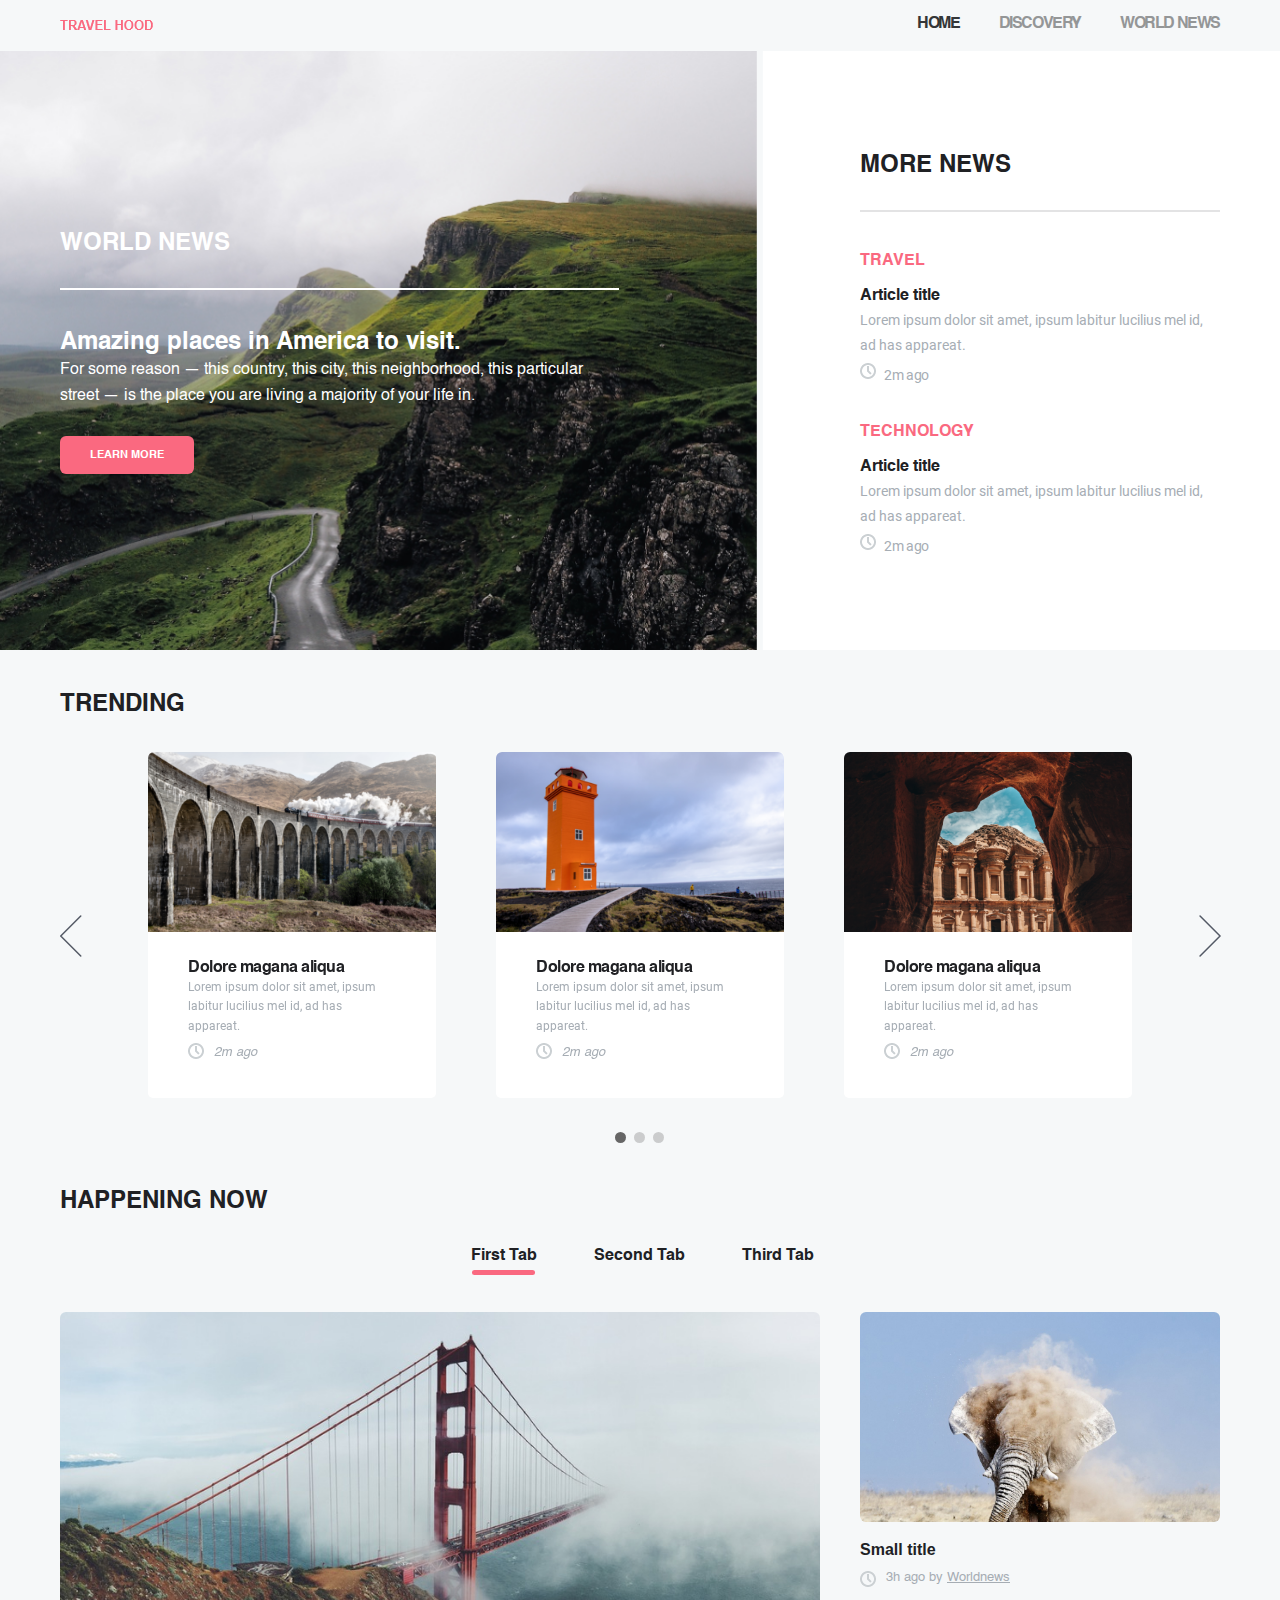
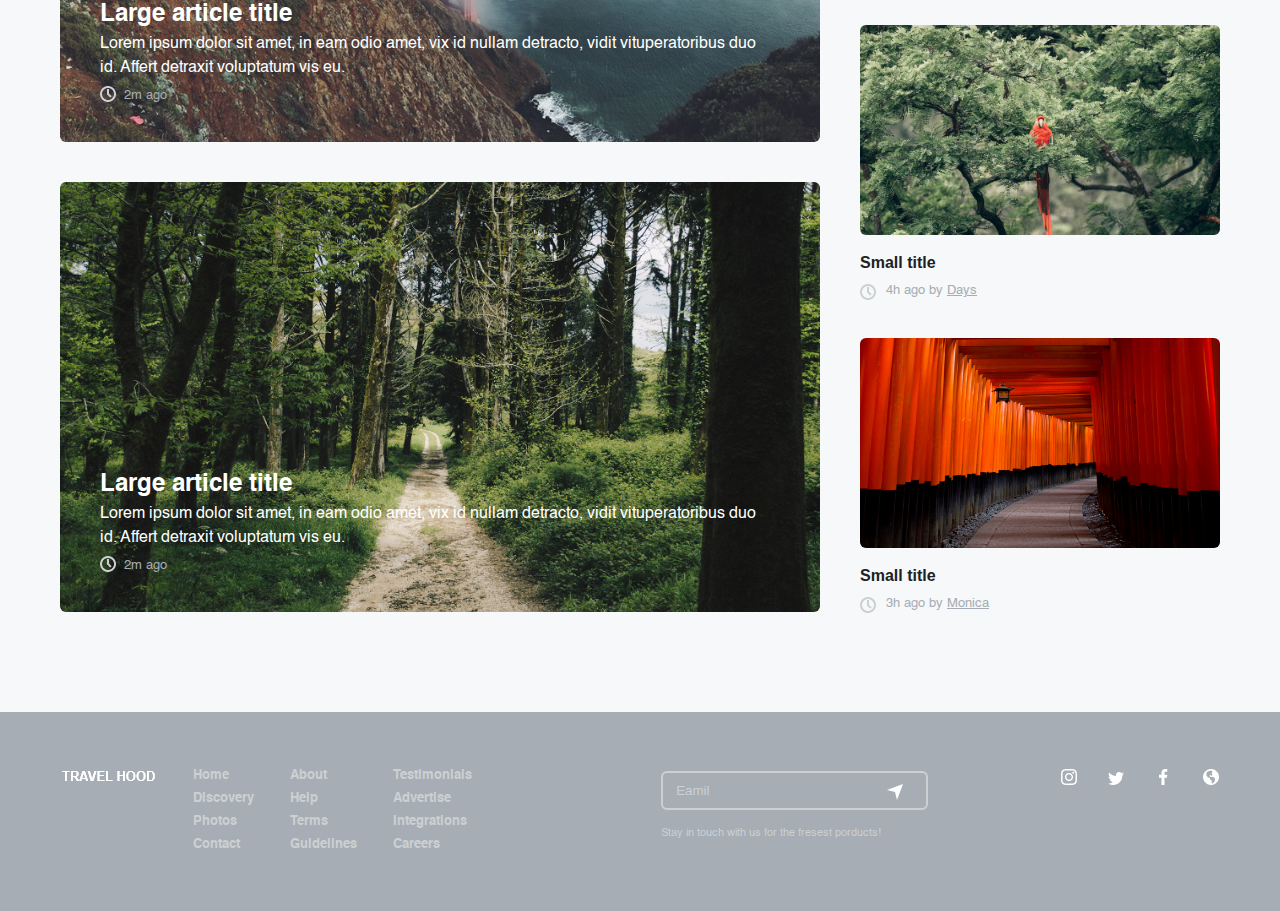
<file: index.html>
<!DOCTYPE html>
<html lang="en">

<head>
  <meta charset="UTF-8">
  <meta http-equiv="X-UA-Compatible" content="IE=edge">
  <meta name="viewport" content="width=device-width, initial-scale=1.0">
  <title>Travel Hood | Top Page</title>
  <link rel="stylesheet" href="css/reset.css">
  <link rel="stylesheet" href="css/slick.css">
  <link rel="stylesheet" href="css/common.css">
  <link rel="stylesheet" href="css/style.css">
  <script src="js/library/jquery.min.js"></script>
  <script src="js/library/slick.min.js"></script>
  <script src="js/common.js"></script>
</head>

<body>
  <section class="hdr">
    <header class="inner clearfix">
      <h1 class="logo">
        <a href="#">
          <img src="img/common/img_header-logo.png" alt="TRAVEL HOOD">
        </a>
      </h1>
      <p class="btn-toggle">
        <span></span>
        <span></span>
        <span></span>
      </p>
      <nav class="nav">
        <ul>
          <li><a class="active" href="index.html">home</a></li>
          <li><a href="discovery.html">discovery</a></li>
          <li><a href="news.html">world news</a></li>
        </ul>
      </nav>
    </header>
  </section><!-- /.hdr -->
  <section class="main">
    <div class="inner clearfix">
      <div class="world-news">
        <div>
          <h2 class="ttl">WORLD NEWS</h2>
          <h2 class="s-ttl ttl">Amazing places in America to visit.</h2>
          <p>For some reason — this country, this city, this neighborhood, this particular street —  is the place you are living a majority of your life in.</p>
          <a class="btn" href="news.html">learn more</a>
        </div>
      </div>
      <div class="more-news clearfix">
        <h2 class="ttl">MORE NEWS</h2>
        <div class="tvel-row">
          <h3>TRAVEL</h3>
          <h3 class="article-ttl">Article title</h3>
          <p>Lorem ipsum dolor sit amet, ipsum labitur lucilius mel id, ad has appareat.</p>
          <p class="clk">2m ago</p>
        </div>
        <div class="tech-row">
          <h3>TECHNOLOGY</h3>
          <h3 class="article-ttl">Article title</h3>
          <p>Lorem ipsum dolor sit amet, ipsum labitur lucilius mel id, ad has appareat.</p>
          <p class="clk">2m ago</p>
        </div>

      </div>
    </div>
  </section><!-- /.main -->
  <section class="trend">
    <div class="inner">
      <h2 class="ttl">TRENDING</h2>
    </div>
    <div class="slider-inner">
      <div class="upper">
        <span class="arrow prev"></span>
        <span class="arrow next"></span>
        <div class="container">
          <div class="slide">
            <div class="slide-inner">
              <img class="pc" src="img/top/img_trend_1.png" alt="Slider Image One">
              <img class="isp" src="img/top/img_trend_Isp1.png" alt="Slider Image One">
              <div class="txt-blk">
                <h3 class="sub-ttl">Dolore magana aliqua</h3>
                <p>Lorem ipsum dolor sit amet, ipsum labitur lucilius mel id, ad has appareat.</p>
                <p class="clk">2m ago</p>
              </div>
            </div>
          </div>
          <div class="slide">
            <div class="slide-inner">
              <img class="pc" src="img/top/img_trend_2.png" alt="Slider Image One">
              <img class="isp" src="img/top/img_trend_Isp2.png" alt="Slider Image One">
              <div class="txt-blk">
                <h3 class="sub-ttl">Dolore magana aliqua</h3>
                <p>Lorem ipsum dolor sit amet, ipsum labitur lucilius mel id, ad has appareat.</p>
                <p class="clk">2m ago</p>
              </div>
            </div>
          </div>
          <div class="slide">
            <div class="slide-inner">
              <img class="pc" src="img/top/img_trend_3.png" alt="Slider Image One">
              <img class="isp" src="img/top/img_trend_Isp3.png" alt="Slider Image One">
              <div class="txt-blk">
                <h3 class="sub-ttl">Dolore magana aliqua</h3>
                <p>Lorem ipsum dolor sit amet, ipsum labitur lucilius mel id, ad has appareat.</p>
                <p class="clk">2m ago</p>
              </div>
            </div>
          </div>
        </div>
      </div>
    </div>
  </section><!-- /.trend -->
  <section class="happen">
    <div class="inner">
      <h2 class="ttl">happening now</h2>
      <div class="tabs">
        <ul id="tabs-nav">
          <li><a href="#tab1">First Tab</a></li>
          <li><a href="#tab1">Second Tab</a></li>
          <li><a href="#tab1">Third Tab</a></li>
        </ul>
        <div id="tabs-content">
          <div id="tab1" class="tab-content clearfix">
            <div class="col-1">
              <div class="row">
                <img class="pc" src="img/top/img_ftab_bridge.png" alt="Birdge Image">
                <img class="isp" src="img/top/img_ftab_bridge_isp.png" alt="Birdge Image">
                <div class="blk">
                  <h3 class="ttl">Large article title</h3>
                  <p>Lorem ipsum dolor sit amet, in eam odio amet, vix id nullam detracto, vidit vituperatoribus duo id. Affert detraxit voluptatum vis eu.</p>
                  <p class="clk">2m ago</p>
                </div>
              </div>
              <div class="row">
                <img class="pc" src="img/top/img_ftab_forest.png" alt="Forest Image">
                <img class="isp" src="img/top/img_ftab_forest_isp.png" alt="Forest Image">
                <div class="blk">
                  <h3 class="ttl">Large article title</h3>
                  <p>Lorem ipsum dolor sit amet, in eam odio amet, vix id nullam detracto, vidit vituperatoribus duo id. Affert detraxit voluptatum vis eu.</p>
                  <p class="clk">2m ago</p>
                </div>
              </div>
            </div>
            <div class="col-2">
              <div class="row">
                <img class="pc" src="img/top/img_ftab_rgt1.png" alt="Tab Right One">
                <img class="ipad" src="img/top/img_ftab_rgt1_ipad.png" alt="Tab Right One">
                <img class="sp" src="img/top/img_ftab_rgt1_sp.png" alt="Tab Right One">
                <h4 class="sm-ttl">Small title</h4>
                <p class="clk">3h ago by <a href="#">Worldnews</a></p>
              </div>
              <div class="row">
                <img class="pc" src="img/top/img_ftab_rgt2.png" alt="Tab Right One">
                <img class="ipad" src="img/top/img_ftab_rgt2_ipad.png" alt="Tab Right One">
                <img class="sp" src="img/top/img_ftab_rgt2_sp.png" alt="Tab Right One">
                <h4 class="sm-ttl">Small title</h4>
                <p class="clk">4h ago by <a href="#">Days</a></p>
              </div>
              <div class="row">
                <img class="pc" src="img/top/img_ftab_rgt3.png" alt="Tab Right One">
                <img class="ipad" src="img/top/img_ftab_rgt3_ipad.png" alt="Tab Right One">
                <img class="sp" src="img/top/img_ftab_rgt3_sp.png" alt="Tab Right One">
                <h4 class="sm-ttl">Small title</h4>
                <p class="clk">3h ago by <a href="#">Monica</a></p>
              </div>
            </div>
          </div>
          <div id="tab2" class="tab-content clearfix">
            <div class="col-1">
              <div class="row">
                <img src="img/top/img_stab_left1.png" alt="Birdge Image">
                <div class="blk">
                  <h3 class="ttl">Large article title</h3>
                  <p>Lorem ipsum dolor sit amet, in eam odio amet, vix id nullam detracto, vidit vituperatoribus duo id. Affert detraxit voluptatum vis eu.</p>
                  <p class="clk">2m ago</p>
                </div>
              </div>
              <div class="row">
                <img src="img/top/img_stab_left2.png" alt="Forest Image">
                <div class="blk">
                  <h3 class="ttl">Large article title</h3>
                  <p>Lorem ipsum dolor sit amet, in eam odio amet, vix id nullam detracto, vidit vituperatoribus duo id. Affert detraxit voluptatum vis eu.</p>
                  <p class="clk">2m ago</p>
                </div>
              </div>
            </div>
            <div class="col-2">
              <div class="row">
                <img src="img/top/img_stab_rgt1.png" alt="Tab Right One">
                <h4 class="sm-ttl">Small title</h4>
                <p class="clk">3h ago by <a href="#">Worldnews</a></p>
              </div>
              <div class="row">
                <img src="img/top/img_stab_rgt2.png" alt="Tab Right One">
                <h4 class="sm-ttl">Small title</h4>
                <p class="clk">4h ago by <a href="#">Days</a></p>
              </div>
              <div class="row">
                <img src="img/top/img_stab_rgt3.png" alt="Tab Right One">
                <h4 class="sm-ttl">Small title</h4>
                <p class="clk">3h ago by <a href="#">Monica</a></p>
              </div>
            </div>
          </div>
          <div id="tab3" class="tab-content clearfix">
            <div class="col-1">
              <div class="row">
                <img src="img/top/img_Ttab_left1.png" alt="Birdge Image">
                <div class="blk">
                  <h3 class="ttl">Large article title</h3>
                  <p>Lorem ipsum dolor sit amet, in eam odio amet, vix id nullam detracto, vidit vituperatoribus duo id. Affert detraxit voluptatum vis eu.</p>
                  <p class="clk">2m ago</p>
                </div>
              </div>
              <div class="row">
                <img src="img/top/img_Ttab_left2.png" alt="Forest Image">
                <div class="blk">
                  <h3 class="ttl">Large article title</h3>
                  <p>Lorem ipsum dolor sit amet, in eam odio amet, vix id nullam detracto, vidit vituperatoribus duo id. Affert detraxit voluptatum vis eu.</p>
                  <p class="clk">2m ago</p>
                </div>
              </div>
            </div>
            <div class="col-2">
              <div class="row">
                <img src="img/top/img_Ttab_rgt1.png" alt="Tab Right One">
                <h4 class="sm-ttl">Small title</h4>
                <p class="clk">3h ago by <a href="#">Worldnews</a></p>
              </div>
              <div class="row">
                <img src="img/top/img_Ttab_rgt2.png" alt="Tab Right One">
                <h4 class="sm-ttl">Small title</h4>
                <p class="clk">4h ago by <a href="#">Days</a></p>
              </div>
              <div class="row">
                <img src="img/top/img_Ttab_rgt3.png" alt="Tab Right One">
                <h4 class="sm-ttl">Small title</h4>
                <p class="clk">3h ago by <a href="#">Monica</a></p>
              </div>
            </div>
          </div>
        </div>
      </div>
    </div>
  </section><!-- /.happen -->
  <footer class="foot">
    <div class="inner clearfix">
      <h5 class="f-logo col">
        <a href="#">
          <img class="pc" src="img/common/img_footer-logo.png" alt="Footer Logo">
          <img class="isp" src="img/common/img_footer_logo_isp.png" alt="Footer Logo">
        </a>
      </h5>
      <div class="col clearfix">
        <ul>
          <li>Home</li>
          <li>Discovery</li>
          <li>Photos</li>
          <li>Contact</li>
        </ul>
        <ul>
          <li>About</li>
          <li>Help</li>
          <li>Terms</li>
          <li>Guidelines</li>
        </ul>
        <ul>
          <li>Testimonials</li>
          <li>Advertise</li>
          <li>Integrations</li>
          <li>Careers</li>
        </ul>
      </div>
      <div class="col">
        <div class="up">
          <input type="text" placeholder="Eamil" name="email" class="email">
          <a class="send" href="#"><img src="img/common/img_send.png" alt="send"></a>
          <p>Stay in touch with us for the fresest porducts!</p>
        </div>
      </div>
      <div class="col">
        <div class="img-blk">
          <img src="img/common/img_instagram.png" alt="Instagram">
          <img src="img/common/img_twitter.png" alt="Twitter">
          <img src="img/common/img_facebook.png" alt="Facebook">
          <img src="img/common/img_internet.png" alt="Internet">
        </div>
      </div>
    </div>
  </footer><!-- /.foot -->
</body>

</html>
</file>
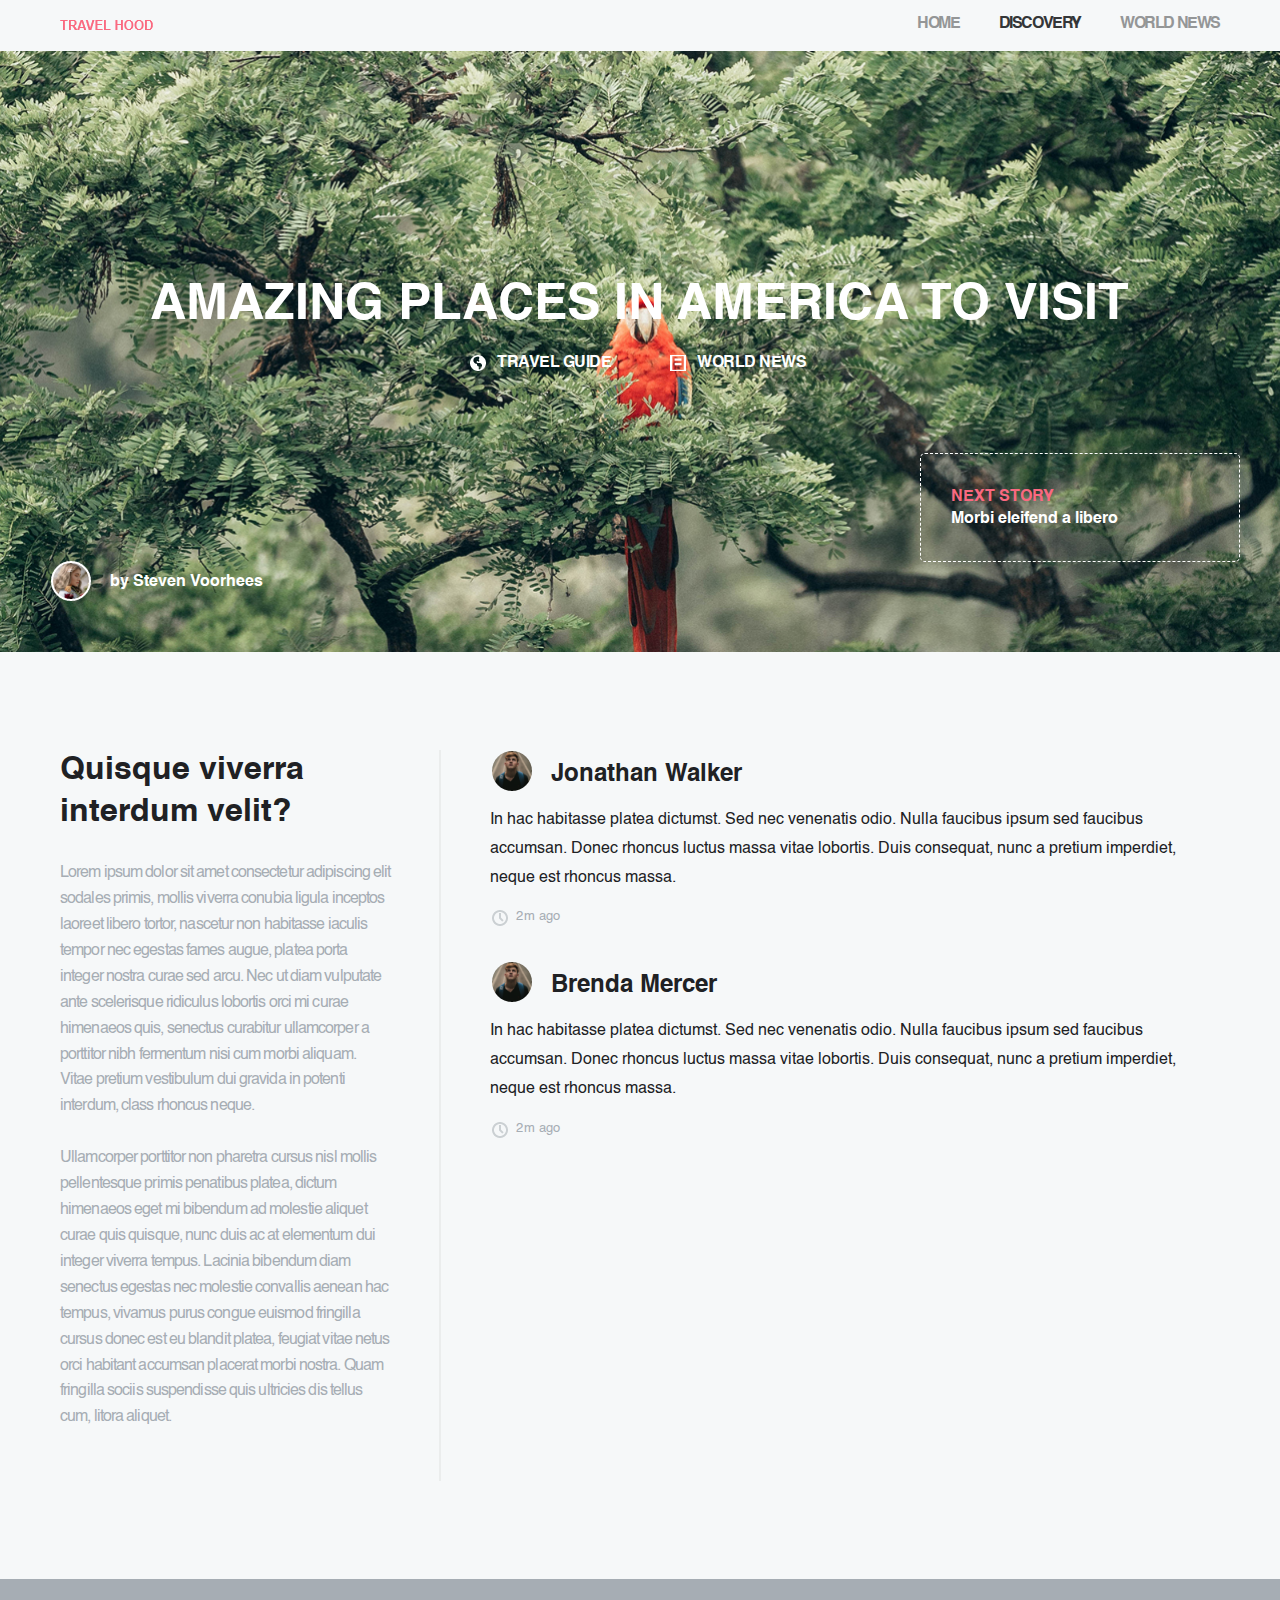
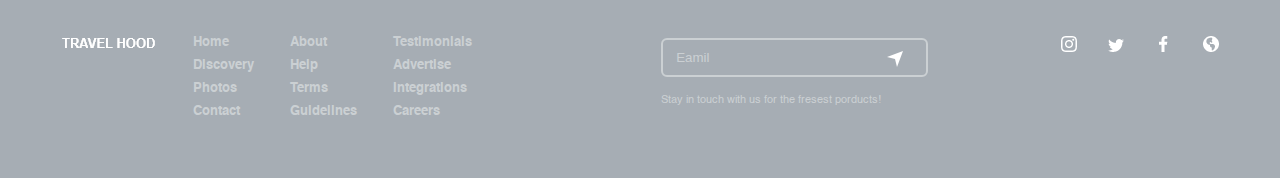
<file: discovery.html>
<!DOCTYPE html>
<html lang="en">

<head>
  <meta charset="UTF-8">
  <meta http-equiv="X-UA-Compatible" content="IE=edge">
  <meta name="viewport" content="width=device-width, initial-scale=1.0">
  <title>Travel Hood | Discovery Page</title>
  <link rel="stylesheet" href="css/reset.css">
  <link rel="stylesheet" href="css/common.css">
  <link rel="stylesheet" href="css/style.css">
  <script src="js/library/jquery.min.js"></script>
  <script src="js/library/slick.min.js"></script>
  <script src="js/common.js"></script>
</head>

<body>
  <section class="hdr">
    <header class="inner clearfix">
      <h1 class="logo">
        <a href="#">
          <img src="img/common/img_header-logo.png" alt="TRAVEL HOOD">
        </a>
      </h1>
      <p class="btn-toggle">
        <span></span>
        <span></span>
        <span></span>
      </p>
      <nav class="nav">
        <ul>
          <li><a href="index.html">home</a></li>
          <li><a class="active" href="discovery.html">discovery</a></li>
          <li><a href="news.html">world news</a></li>
        </ul>
      </nav>
    </header>
  </section><!-- /.hdr -->
  <section class="main-blk">
    <div class="inner">
      <h2 class="ttl">AMAZING PLACES IN AMERICA TO VISIT</h2>
      <div class="link">
        <a href="#">TRAVEL GUIDE</a>
        <a class="guide" href="#">WORLD NEWS</a>
      </div>
      <div class="main-txt-blk">
        <h3>NEXT STORY</h3>
        <p>Morbi eleifend a libero</p>
      </div>
      <p class="main-img-blk">by Steven Voorhees</p>
    </div>
  </section>
  <section class="text-blk">
    <div class="inner clearfix">
      <div class="lft clearfix">
        <div class="lft-one">
          <h3>Quisque viverra interdum velit?</h3>
          <p>Lorem ipsum dolor sit amet consectetur adipiscing elit sodales primis, mollis viverra conubia ligula inceptos laoreet libero tortor, nascetur non habitasse iaculis tempor nec egestas fames augue, platea porta integer nostra curae sed arcu. Nec ut diam vulputate ante scelerisque ridiculus lobortis orci mi curae himenaeos quis, senectus curabitur ullamcorper a porttitor nibh fermentum nisi cum morbi aliquam. Vitae pretium vestibulum dui gravida in potenti interdum, class rhoncus neque.</p>
        </div>
        <p class="lft-two">Ullamcorper porttitor non pharetra cursus nisl mollis pellentesque primis penatibus platea, dictum himenaeos eget mi bibendum ad molestie aliquet curae quis quisque, nunc duis ac at elementum dui integer viverra tempus. Lacinia bibendum diam senectus egestas nec molestie convallis aenean hac tempus, vivamus purus congue euismod fringilla cursus donec est eu blandit platea, feugiat vitae netus orci habitant accumsan placerat morbi nostra. Quam fringilla sociis suspendisse quis ultricies dis tellus cum, litora aliquet.</p>
      </div>
      <div class="rgt">
        <div>
          <h4>Jonathan Walker</h4>
          <p>In hac habitasse platea dictumst. Sed nec venenatis odio. Nulla faucibus ipsum sed faucibus accumsan. Donec rhoncus luctus massa vitae lobortis. Duis consequat, nunc a pretium imperdiet, neque est rhoncus massa.</p>
          <span class="clk">2m ago</span>
        </div>
        <div>
          <h4>Brenda Mercer</h4>
          <p>In hac habitasse platea dictumst. Sed nec venenatis odio. Nulla faucibus ipsum sed faucibus accumsan. Donec rhoncus luctus massa vitae lobortis. Duis consequat, nunc a pretium imperdiet, neque est rhoncus massa.</p>
          <span class="clk">2m ago</span>
        </div>
        <iframe src="https://www.youtube.com/embed/6k_vtacU8tA" title="YouTube video player" allow="accelerometer; autoplay; clipboard-write; encrypted-media; gyroscope; picture-in-picture" allowfullscreen></iframe>
      </div>
    </div>
  </section>
  <footer class="foot">
    <div class="inner clearfix">
      <h5 class="f-logo col">
        <a href="#"><img src="img/common/img_footer-logo.png" alt="Footer Logo"></a>
      </h5>
      <div class="col clearfix">
        <ul>
          <li>Home</li>
          <li>Discovery</li>
          <li>Photos</li>
          <li>Contact</li>
        </ul>
        <ul>
          <li>About</li>
          <li>Help</li>
          <li>Terms</li>
          <li>Guidelines</li>
        </ul>
        <ul>
          <li>Testimonials</li>
          <li>Advertise</li>
          <li>Integrations</li>
          <li>Careers</li>
        </ul>
      </div>
      <div class="col">
        <div class="up">
          <input type="text" placeholder="Eamil" name="email" class="email">
          <a class="send" href="#"><img src="img/common/img_send.png" alt="send"></a>
          <p>Stay in touch with us for the fresest porducts!</p>
        </div>
      </div>
      <div class="col">
        <div class="img-blk">
          <img src="img/common/img_instagram.png" alt="Instagram">
          <img src="img/common/img_twitter.png" alt="Twitter">
          <img src="img/common/img_facebook.png" alt="Facebook">
          <img src="img/common/img_internet.png" alt="Internet">
        </div>
      </div>
    </div>
  </footer><!-- /.foot -->
</body>

</html>
</file>
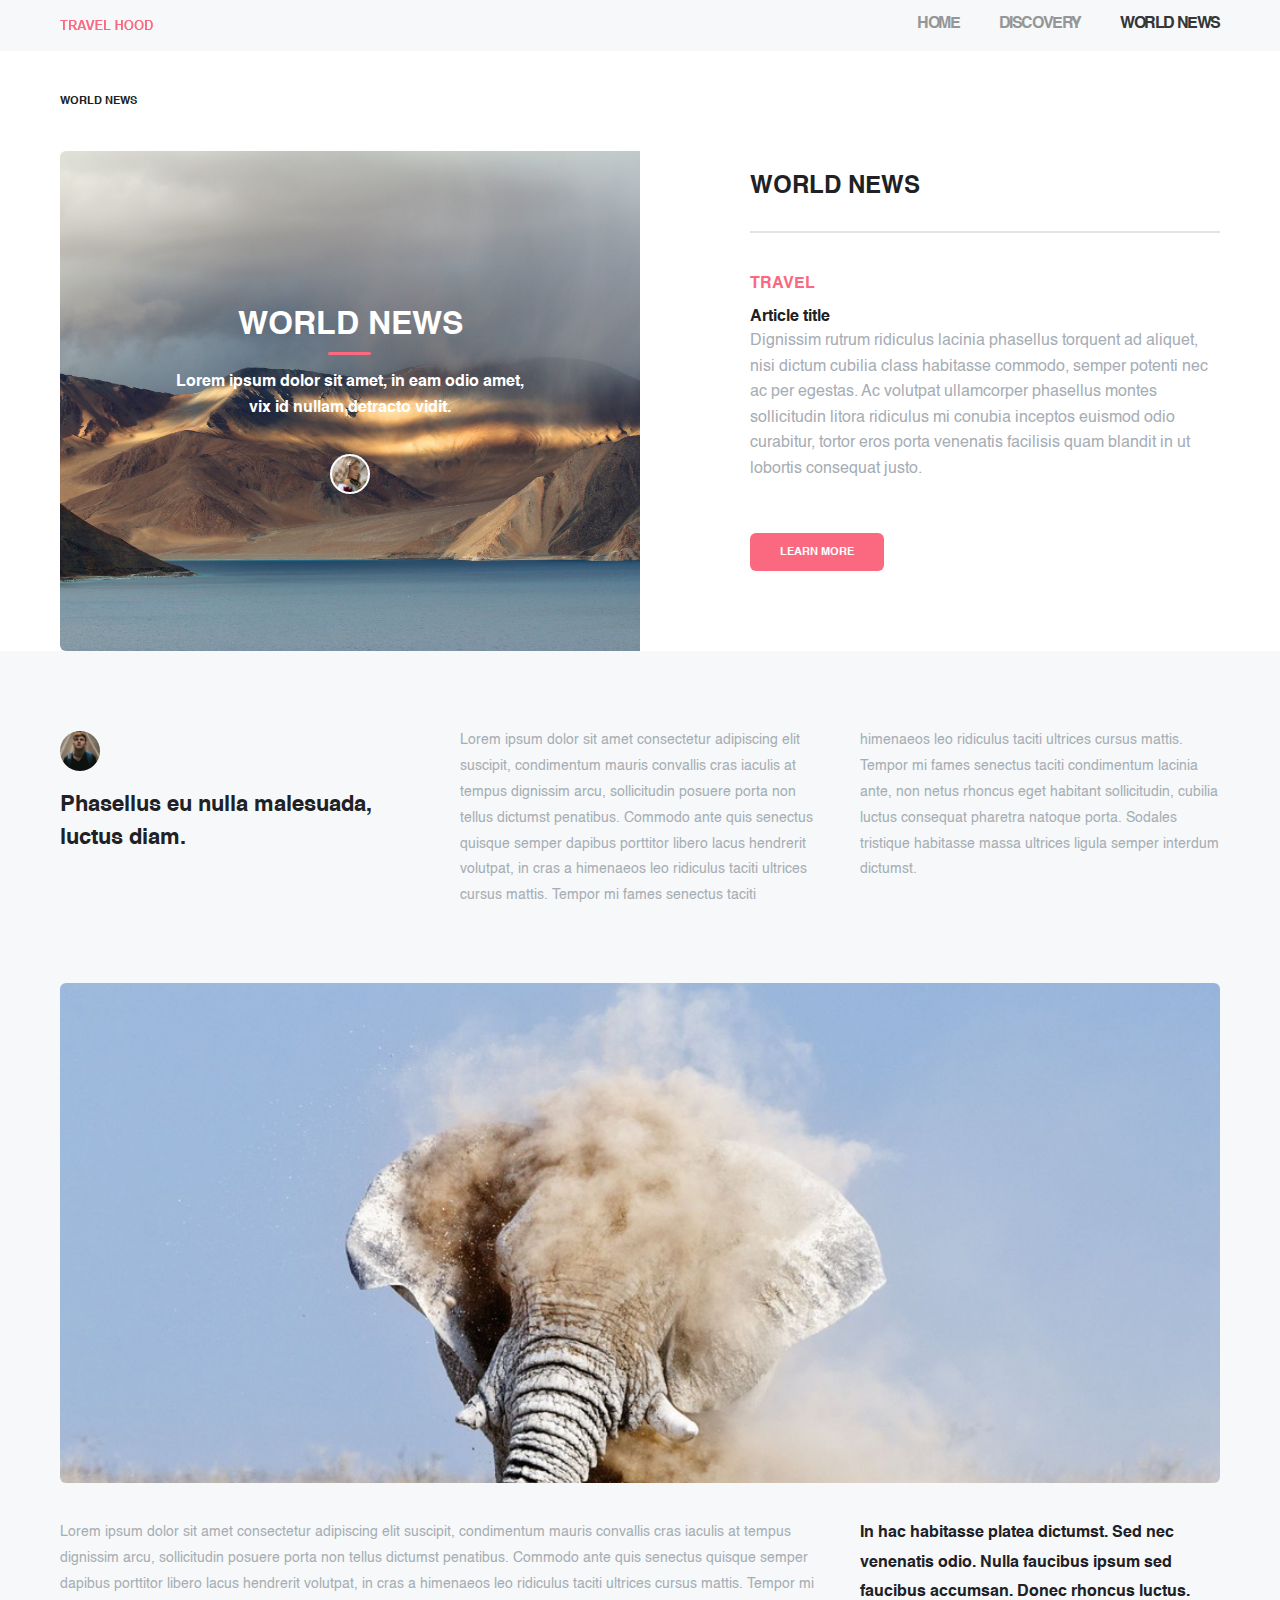
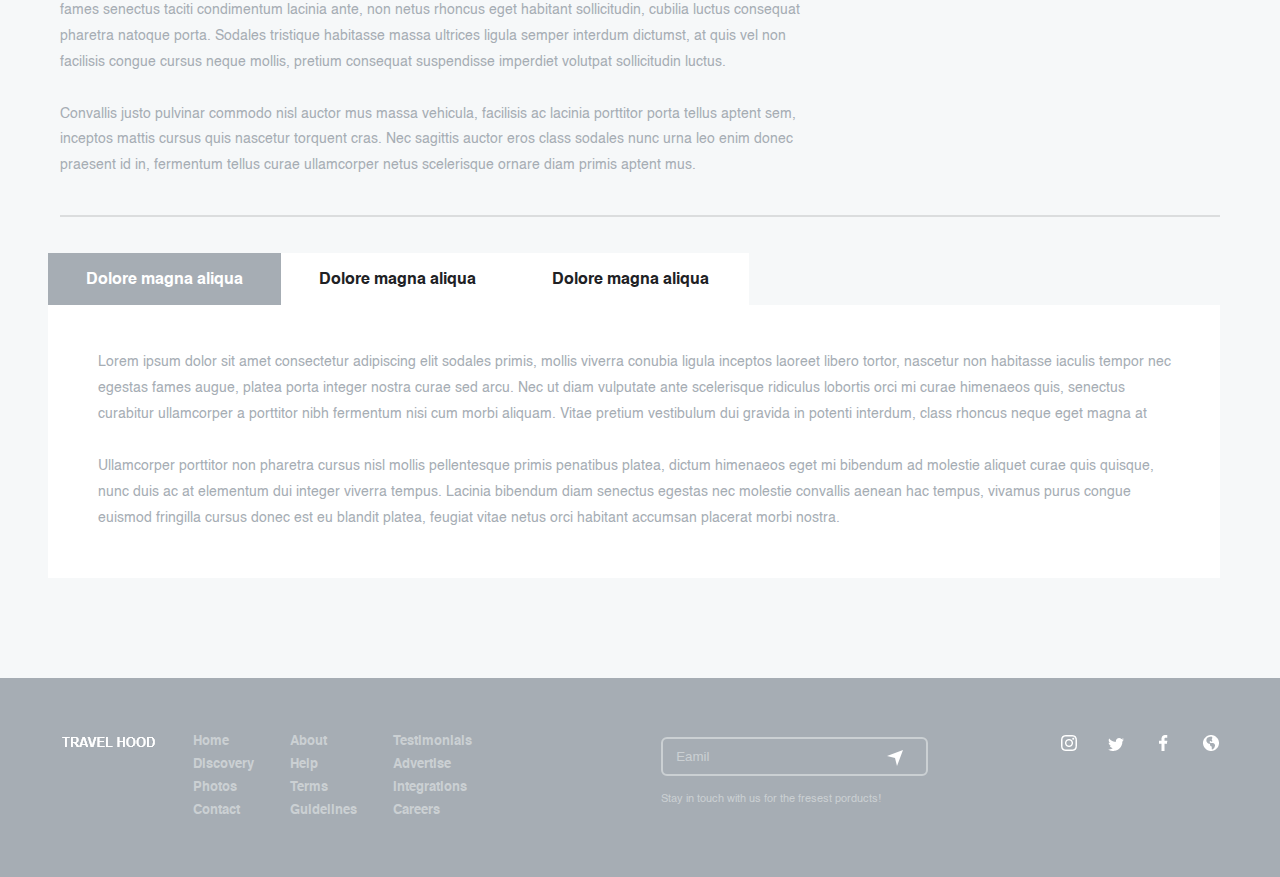
<file: news.html>
<!DOCTYPE html>
<html lang="en">

<head>
  <meta charset="UTF-8">
  <meta http-equiv="X-UA-Compatible" content="IE=edge">
  <meta name="viewport" content="width=device-width, initial-scale=1.0">
  <title>Travel Hood | News Page</title>
  <link rel="stylesheet" href="css/reset.css">
  <link rel="stylesheet" href="css/slick.css">
  <link rel="stylesheet" href="css/common.css">
  <link rel="stylesheet" href="css/style.css">
  <script src="js/library/jquery.min.js"></script>
  <script src="js/library/slick.min.js"></script>
  <script src="js/common.js"></script>
</head>

<body>
  <section class="hdr">
    <header class="inner clearfix">
      <h1 class="logo">
        <a href="#">
          <img src="img/common/img_header-logo.png" alt="TRAVEL HOOD">
        </a>
      </h1>
      <p class="btn-toggle">
        <span></span>
        <span></span>
        <span></span>
      </p>
      <nav class="nav">
        <ul>
          <li><a href="index.html">home</a></li>
          <li><a href="discovery.html">discovery</a></li>
          <li><a class="active" href="news.html">world news</a></li>
        </ul>
      </nav>
    </header>
  </section><!-- /.hdr -->
  <section class="text-row1">
    <div class="inner">
      <p class="up">WORLD NEWS</p>
      <div class="clearfix">
        <div class="img-lft">
          <img class="pc" src="img/news/img_news.png" alt="News Image">
          <img class="ipad" src="img/news/img_news_ipad.png" alt="News Image">
          <img class="sp" src="img/news/img_news_sp.png" alt="News Image">
          <div>
            <h2>WORLD NEWS</h2>
            <p>Lorem ipsum dolor sit amet, in eam odio amet, vix id nullam detracto vidit.</p>
            <img src="img/news/img_first-rwo.png" alt="News Photo">
          </div>
        </div>
        <div class="txt-rgt">
          <h3 class="ttl">WORLD NEWS</h3>
          <p class="travel">TRAVEL</p>
          <p class="article-ttl">Article title</p>
          <p class="para">Dignissim rutrum ridiculus lacinia phasellus torquent ad aliquet, nisi dictum cubilia class habitasse commodo, semper potenti nec ac per egestas. Ac volutpat ullamcorper phasellus montes sollicitudin litora ridiculus mi conubia inceptos euismod odio curabitur, tortor eros porta venenatis facilisis quam blandit in ut lobortis consequat justo.</p>
          <a href="#" class="btn">learn more</a>
        </div>
      </div>
    </div>
  </section><!-- /.text-row1 -->
  <section class="text-row2">
    <div class="inner">
      <div class="one clearfix">
        <div class="lft-col">
          <div class="col">
            <img src="img/news/img_sec-rwo.png" alt="Image">
            <h4>Phasellus eu nulla malesuada, luctus diam.</h4>
          </div>
          <div class="col pc ipad">
            <p>Lorem ipsum dolor sit amet consectetur adipiscing elit suscipit, condimentum mauris convallis cras iaculis at tempus dignissim arcu, sollicitudin posuere porta non tellus dictumst penatibus. Commodo ante quis senectus quisque semper dapibus porttitor libero lacus hendrerit volutpat, in cras a himenaeos leo ridiculus taciti ultrices cursus mattis. Tempor mi fames senectus taciti</p>
          </div>
        </div>
        <div class="col pc ipad rgt-col">
          <p class="col-p">himenaeos leo ridiculus taciti ultrices cursus mattis. Tempor mi fames senectus taciti condimentum lacinia ante, non netus rhoncus eget habitant sollicitudin, cubilia luctus consequat pharetra natoque porta. Sodales tristique habitasse massa ultrices ligula semper interdum dictumst.</p>
        </div>
        <div class="col sp">
          <p>Lorem ipsum dolor sit amet consectetur adipiscing elit suscipit, condimentum mauris convallis cras iaculis at tempus dignissim arcu, sollicitudin posuere porta non tellus dictumst penatibus. Commodo ante quis senectus quisque semper dapibus porttitor libero lacus hendrerit volutpat, in cras a himenaeos leo ridiculus taciti ultrices cursus mattis. Tempor mi fames senectus taciti himenaeos leo ridiculus taciti ultrices cursus mattis. Tempor mi fames senectus taciti condimentum lacinia ante, non netus rhoncus eget habitant sollicitudin, cubilia luctus consequat pharetra natoque porta. Sodales tristique habitasse massa ultrices ligula semper interdum dictumst.</p>
        </div>
      </div>
      <div class="two">
        <img class="pc" src="img/news/img_trd-row.png" alt="Image">
        <img class="ipad" src="img/news/img_trd-row_ipad.png" alt="Image">
        <img class="sp" src="img/news/img_trd-row_sp.png" alt="Image">
        <div class="two-div clearfix">
          <div class="two-lft">
            <p>Lorem ipsum dolor sit amet consectetur adipiscing elit suscipit, condimentum mauris convallis cras iaculis at tempus dignissim arcu, sollicitudin posuere porta non tellus dictumst penatibus. Commodo ante quis senectus quisque semper dapibus porttitor libero lacus hendrerit volutpat, in cras a himenaeos leo ridiculus taciti ultrices cursus mattis. Tempor mi fames senectus taciti condimentum lacinia ante, non netus rhoncus eget habitant sollicitudin, cubilia luctus consequat pharetra natoque porta. Sodales tristique habitasse massa ultrices ligula semper interdum dictumst, at quis vel non facilisis congue cursus neque mollis, pretium consequat suspendisse imperdiet volutpat sollicitudin luctus.
            </p>
            <p>Convallis justo pulvinar commodo nisl auctor mus massa vehicula, facilisis ac lacinia porttitor porta tellus aptent sem, inceptos mattis cursus quis nascetur torquent cras. Nec sagittis auctor eros class sodales nunc urna leo enim donec praesent id in, fermentum tellus curae ullamcorper netus scelerisque ornare diam primis aptent mus.</p>
          </div>
          <div class="two-rgt">
            <p>In hac habitasse platea dictumst. Sed nec venenatis odio. Nulla faucibus ipsum sed faucibus accumsan. Donec rhoncus luctus.</p>
          </div>
        </div>
      </div>
      <div class="news-tabs">
        <ul id="tabs-nav">
          <li><a href="#tab1">Dolore magna aliqua</a></li>
          <li><a href="#tab2">Dolore magna aliqua</a></li>
          <li><a href="#tab3">Dolore magna aliqua</a></li>
        </ul>
        <div id="tabs-content">
          <div id="tab1" class="tab-content">
            <p class="up-p">Lorem ipsum dolor sit amet consectetur adipiscing elit sodales primis, mollis viverra conubia ligula inceptos laoreet libero tortor, nascetur non habitasse iaculis tempor nec egestas fames augue, platea porta integer nostra curae sed arcu. Nec ut diam vulputate ante scelerisque ridiculus lobortis orci mi curae himenaeos quis, senectus curabitur ullamcorper a porttitor nibh fermentum nisi cum morbi aliquam. Vitae pretium vestibulum dui gravida in potenti interdum, class rhoncus neque eget magna at</p>
            <p class="down-p">Ullamcorper porttitor non pharetra cursus nisl mollis pellentesque primis penatibus platea, dictum himenaeos eget mi bibendum ad molestie aliquet curae quis quisque, nunc duis ac at elementum dui integer viverra tempus. Lacinia bibendum diam senectus egestas nec molestie convallis aenean hac tempus, vivamus purus congue euismod fringilla cursus donec est eu blandit platea, feugiat vitae netus orci habitant accumsan placerat morbi nostra.</p>
          </div>
          <div id="tab2" class="tab-content">
            <p class="up-p">Lorem ipsum dolor sit amet consectetur adipiscing elit sodales primis, mollis viverra conubia ligula inceptos laoreet libero tortor, nascetur non habitasse iaculis tempor nec egestas fames augue, platea porta integer nostra curae sed arcu. Nec ut diam vulputate ante scelerisque ridiculus lobortis orci mi curae himenaeos quis, senectus curabitur ullamcorper a porttitor nibh fermentum nisi cum morbi aliquam. Vitae pretium vestibulum dui gravida in potenti interdum, class rhoncus neque eget magna at</p>
            <p class="down-p">Ullamcorper porttitor non pharetra cursus nisl mollis pellentesque primis penatibus platea, dictum himenaeos eget mi bibendum ad molestie aliquet curae quis quisque, nunc duis ac at elementum dui integer viverra tempus. Lacinia bibendum diam senectus egestas nec molestie convallis aenean hac tempus, vivamus purus congue euismod fringilla cursus donec est eu blandit platea, feugiat vitae netus orci habitant accumsan placerat morbi nostra.</p>
          </div>
          <div id="tab3" class="tab-content">
            <p class="up-p">Lorem ipsum dolor sit amet consectetur adipiscing elit sodales primis, mollis viverra conubia ligula inceptos laoreet libero tortor, nascetur non habitasse iaculis tempor nec egestas fames augue, platea porta integer nostra curae sed arcu. Nec ut diam vulputate ante scelerisque ridiculus lobortis orci mi curae himenaeos quis, senectus curabitur ullamcorper a porttitor nibh fermentum nisi cum morbi aliquam. Vitae pretium vestibulum dui gravida in potenti interdum, class rhoncus neque eget magna at</p>
            <p class="down-p">Ullamcorper porttitor non pharetra cursus nisl mollis pellentesque primis penatibus platea, dictum himenaeos eget mi bibendum ad molestie aliquet curae quis quisque, nunc duis ac at elementum dui integer viverra tempus. Lacinia bibendum diam senectus egestas nec molestie convallis aenean hac tempus, vivamus purus congue euismod fringilla cursus donec est eu blandit platea, feugiat vitae netus orci habitant accumsan placerat morbi nostra.</p>
          </div>
        </div>
      </div>
    </div>
  </section><!-- /.text-row2 -->
  <footer class="foot">
    <div class="inner clearfix">
      <h5 class="f-logo col">
        <a href="#"><img src="img/common/img_footer-logo.png" alt="Footer Logo"></a>
      </h5>
      <div class="col clearfix">
        <ul>
          <li>Home</li>
          <li>Discovery</li>
          <li>Photos</li>
          <li>Contact</li>
        </ul>
        <ul>
          <li>About</li>
          <li>Help</li>
          <li>Terms</li>
          <li>Guidelines</li>
        </ul>
        <ul>
          <li>Testimonials</li>
          <li>Advertise</li>
          <li>Integrations</li>
          <li>Careers</li>
        </ul>
      </div>
      <div class="col">
        <div class="up">
          <input type="text" placeholder="Eamil" name="email" class="email">
          <a class="send" href="#"><img src="img/common/img_send.png" alt="send"></a>
          <p>Stay in touch with us for the fresest porducts!</p>
        </div>
      </div>
      <div class="col">
        <div class="img-blk">
          <img src="img/common/img_instagram.png" alt="Instagram">
          <img src="img/common/img_twitter.png" alt="Twitter">
          <img src="img/common/img_facebook.png" alt="Facebook">
          <img src="img/common/img_internet.png" alt="Internet">
        </div>
      </div>
    </div>
  </footer><!-- /.foot -->
</body>

</html>
</file>
<file: css/common.css>
* {
  box-sizing: border-box;
  scroll-behavior: smooth;
}

@font-face {
  font-family: Helvetica;
  font-weight: 700;
  font-style: normal;
  src: url('../font/Helvetica-Bold.ttf');
}

@font-face {
  font-family: Helvetica;
  font-weight: 500;
  font-style: normal;
  src: url('../font/Helvetica-Oblique.ttf');
}

@font-face {
  font-family: Acumin Pro;
  font-weight: 700;
  font-style: normal;
  src: url('../font/Acumin-BdItPro.otf');
}

@font-face {
  font-family: Acumin Pro;
  font-weight: 400;
  font-style: normal;
  src: url('../font/Acumin-RPro.otf');
}

@font-face {
  font-family: Roboto;
  font-weight: 400;
  font-style: normal;
  src: url('../font/Roboto-Regular.ttf');
}

@font-face {
  font-family: Helvetica;
  font-weight: 400;
  font-style: normal;
  src: url('../font/Helvetica.ttf');
}

body {
  background-color: #F6F8F9;
  color: #ffffff;
  font-family: 'Helvetica', sans-serif;
  font-size: 16px;
  font-weight: 400;
}

.isp {
  display: none;
}

.sp {
  display: none;
}

.inner {
  width: 99%;
  margin: 0 auto;
  max-width: 1160px;
}

.clearfix::after {
  display: table;
  clear: both;
  content: '';
}

.ttl {
  color: #202124;
  font-size: 24px;
  font-weight: 700;
  text-transform: uppercase;
}

.sub-ttl {
  color: #202124;
  font-weight: 700;
}

.btn {
  display: inline-block;
  padding: 14px 30px 13px;
  background-color: #FA6980;
  color: #ffffff;
  font-size: 11px;
  font-weight: 700;
  text-transform: uppercase;
  border-radius: 6px;
}

.btn:active,
.btn:hover {
  border: 1px solid #FA6980;
  background-color: #ffffff;
  color: #FA6980;
}

/* header section*/

.hdr {
  padding-bottom: 14px;
}

.logo {
  float: left;
  margin-top: 18px;
}

.nav {
  float: right;
  margin-top: 16px;
}

.nav ul li {
  display: inline-block;
  margin-left: 35px;
  font-weight: 700;
  letter-spacing: -1.4px;
  text-transform: uppercase;
}

.nav ul li a {
  color: #343638;
  opacity: 0.5;
}

.active {
  opacity: 1 !important;
}

/* footer section */

footer.foot {
  padding: 57px 0px 50px 3px;
  background-color: #A6ADB4;
}

.col {
  float: left;
  width: 28%;
}

.col:first-child {
  width: 11.3%;
}

.col:nth-child(3) {
  width: 40%;
  margin-top: 2px;
}

.col:nth-child(4) {
  width: 20.7%;
}

.col ul {
  float: left;
  margin-right: 36px;
}

.col ul:last-child {
  margin-right: 10%;
}

.col ul li {
  padding-bottom: 10px;
  color: #CBD0D3;
  font-size: 13px;
  font-weight: 700;
}

.col .up {
  position: relative;
  margin-left: 31%;
}

.col .up p {
  color: #CBD0D3;
  font-size: 11px;
}

input {
  margin-bottom: 18px;
  padding: 10px 73px 10px 13px;
  border: 2px solid #CBD0D3;
  background: none;
  color: #CBD0D3;
  vertical-align: middle;
  border-radius: 6px;
}

input::placeholder {
  color: #CBD0D3;
}

a.send {
  position: absolute;
  top: 13px;
  right: 24.5%;
}

.img-blk {
  margin-left: 33%;
}

.img-blk img {
  margin-right: 17%;
}

.img-blk img:last-child {
  margin-right: 0px;
}

@media screen and (min-width:768px) and (max-width:1160px) {
  body {
    font-size: 2.083vw;
  }

  .inner {
    width: 99%;
    margin: 0 auto;
    max-width: 79.167vw;
  }

  .pc {
    display: none;
  }

  .isp {
    display: block;
  }

  .ttl {
    font-size: 3.125vw;
  }

  .btn {
    padding: 1.823vw 3.906vw 1.693vw;
    font-size: 1.432vw;
    border-radius: 0.781vw;
  }

  .btn:active,
  .btn:hover {
    border: 0.13vw solid #FA6980;
  }

  /* header section*/

  .hdr {
    padding-bottom: 1.823vw;
  }

  .logo {
    margin-top: 2.344vw;
  }

  .nav {
    margin-top: 2.344vw;
  }

  .nav ul li {
    margin-left: 4.557vw;
    letter-spacing: -0.182vw;
  }

  /* footer section */

  footer.foot {
    padding: 7.682vw 0vw 6.51vw 0vw;
  }

  .col {
    float: left;
    width: 30%;
  }

  .col:first-child {
    width: 54%;
  }

  .col:nth-child(2) {
    width: 46%;
    margin-bottom: 5.339vw;
  }

  .col:nth-child(3) {
    width: 37.109vw;
  }

  .col:nth-child(4) {
    width: 53%;
  }

  .col ul {
    float: left;
    margin-right: 4.688vw;
  }

  .col ul:last-child {
    margin-right: 0vw;
  }

  .col ul li {
    padding-bottom: 1.302vw;
    font-size: 1.693vw;
  }

  .col .up {
    margin-left: 0%;
  }

  .col .up p {
    font-size: 1.432vw;
  }

  input {
    position: relative;
    width: 100%;
    margin-bottom: 2.214vw;
    padding: 1.302vw 32% 1.302vw 7%;
    border: 0.26vw solid #CBD0D3;
    border-radius: 0.781vw;
  }

  a.send {
    top: 1.432vw;
    right: 0%;
    left: 87%;
  }

  .img-blk {
    margin-top: 15%;
    margin-left: 58.2%;
  }

  .img-blk img {
    margin-right: 14.1%;
  }

  .img-blk img:last-child {
    margin-right: 0vw;
  }
}

@media screen and (max-width:767.9px) {
  body {
    font-size: 2.5vw;
  }

  .inner {
    width: 99%;
    margin: 0 auto;
    max-width: 90.625vw;
  }

  .ttl {
    font-size: 3.75vw;
  }

  .btn {
    padding: 2.188vw 4.688vw 2.031vw;
    font-size: 1.719vw;
    border-radius: 0.938vw;
  }

  .btn:active,
  .btn:hover {
    border: 0.156vw solid #FA6980;
  }

  /* header section*/

  .hdr {
    padding-bottom: 2.188vw;
  }

  .logo {
    float: none;
    margin-top: 2.813vw;
  }

  .nav {
    float: none;
    margin-top: 2.5vw;
  }

  .nav ul li {
    margin-left: -0.469vw;
    letter-spacing: 0vw;
  }

  /* btn-toggle */
  .hdr .nav {
    position: fixed;
    top: -125vw;
    left: 0;
    z-index: 2;
    width: 100%;
    height: 100vh;
    background-color: #343638;
    text-align: center;
  }

  .hdr .nav ul li {
    width: 100%;
    margin-bottom: 1.25vw;
    padding-top: 7.969vw;
    font-weight: 700;
  }

  .hdr nav ul li a {
    color: #ffffff;
  }

  .hdr .btn-toggle {
    position: fixed;
    top: 2.813vw;
    right: 3.906vw;
    z-index: 3;
    width: 3.125vw;
    height: 0.469vw;
    cursor: pointer;
    transition: all 400ms;
  }

  .hdr .btn-toggle span {
    position: absolute;
    width: 2.5vw;
    height: 0.313vw;
    background: #141414;
    -webkit-transition: all 400ms;
    transition: all 400ms;
    border-radius: 8.333px;
  }

  .hdr .btn-toggle span:nth-child(1) {
    top: 0;
  }

  .hdr .btn-toggle span:nth-child(2) {
    top: 0.938vw;
  }

  .hdr .btn-toggle span:nth-child(3) {
    top: 1.875vw;
  }

  .hdr .btn-toggle.hb-open span {
    background: #141414;
  }

  .hdr .btn-toggle.hb-open span:nth-of-type(1) {
    transform: translateY(0.938vw) rotate(-45deg);
  }

  .hdr .btn-toggle.hb-open span:nth-of-type(2) {
    opacity: 0;
  }

  .hdr .btn-toggle.hb-open span:nth-of-type(3) {
    transform: translateY(-0.938vw) rotate(45deg);
  }

  /* footer section */

  footer.foot {
    padding: 9.063vw 0vw 7.813vw 0.469vw;
  }

  .col {
    float: left;
    width: 50%;
  }

  .f-logo {
    margin-left: -0.156vw;
  }

  .col:first-child {
    width: 51.5% !important;
  }

  .col:nth-child(2) {
    width: 48.5% !important;
    margin-bottom: 6.25vw;
  }

  .col:nth-child(3) {
    width: 49% !important;
  }

  .col:nth-child(4) {
    width: 51% !important;
    margin-top: 7.813vw;
  }

  .col ul {
    float: left;
    margin-right: 5.625vw;
  }

  .col ul:last-child {
    margin-right: 0%;
  }

  .col ul li {
    padding-bottom: 1.563vw;
    font-size: 2.031vw;
  }

  .col .up {
    margin-left: 0%;
  }

  .col .up p {
    font-size: 1.719vw;
  }

  input {
    width: 100%;
    margin-bottom: 2.813vw;
    padding: 1.563vw 14.844vw 1.563vw 2.031vw;
    border: 0.313vw solid #CBD0D3;
    border-radius: 0.938vw;
  }

  a.send {
    top: 2.031vw;
    right: 8%;
  }

  .img-blk {
    margin-left: 16.875vw;
  }

  .img-blk img {
    margin-right: 3.109vw;
  }

  .img-blk img:last-child {
    margin-right: 0vw;
  }
}
</file>
<file: css/style.css>
.isp,
.sp,
.ipad {
  display: none !important;
}

.pc {
  display: block !important;
}

iframe {
  border: none;
}

/* top page */
.main {
  padding-bottom: 86px;
  background: url('../img/top/img_top.png') no-repeat center/cover;
}

.world-news {
  float: left;
  width: 48.2%;
  padding-top: 181px;
}

.world-news .ttl {
  padding-bottom: 32px;
  color: #ffffff;
  border-bottom: 2px solid white;
}

.world-news .s-ttl {
  margin-top: 41px;
  padding-bottom: 0px;
  text-transform: none;
  border-bottom: none;
}

.world-news p {
  line-height: 1.6;
  margin: 3px 0px 27px;
}

.more-news {
  float: right;
  width: 31%;
  padding-top: 103px;
}

.more-news .ttl {
  padding-bottom: 32px;
  border-bottom: 2px solid #20212420;
}

.more-news div h3 {
  margin: 41px 0px 19px;
  color: #FA6980;
}

.more-news div .article-ttl {
  margin: 0px 0px 4px;
  color: #202124;
}

.more-news div p {
  position: relative;
  line-height: 1.8;
  margin-bottom: 5px;
  color: #A6ADB4;
  font-family: 'Roboto', sans-serif;
  font-size: 14px;
  font-weight: 400;
}

.clk {
  padding-left: 24px;
  letter-spacing: -0.4px;
}

.clk::before {
  position: absolute;
  left: 0px;
  width: 16px;
  height: 16px;
  background: url('../img/common/img_clock.png') no-repeat center/cover;
  content: '';
}

.tech-row {
  margin-top: -6px;
}

/*  */
.trend {
  margin-top: 43px;
}

.slider-inner {
  margin: 0 auto;
  max-width: 1160px;
}

.trend .inner .ttl {
  margin-bottom: 35px;
}

.container {
  margin: 0px 7.6%;
}

.container .slide {
  margin-right: 60px;
}

.container .slide-inner {
  width: 288px;
  background-color: #ffffff !important;
  border-radius: 5px;
}


.container .slide p {
  color: #A6ADB4;
  font-family: 'Roboto', sans-serif;
  font-size: 12px;
  font-weight: 400;
}

.container .slide .clk {
  position: relative;
  padding-left: 26px;
  color: #A6ADB4;
  font-family: 'Helvetica', sans-serif;
  font-size: 13px;
  font-weight: 500;
  letter-spacing: -0.1px;
}

.txt-blk {
  width: 71%;
  margin-top: 28px;
  margin-left: 40px;
  padding-bottom: 28px;
}

.txt-blk .sub-ttl {
  margin-bottom: 2px;
  letter-spacing: -0.5px;
}

.txt-blk p {
  line-height: 1.6;
  margin-bottom: 7px;
}

/*  */
.happen {
  margin: 92px 0px 60px;
}

.col-1 {
  float: left;
}

.col-2 {
  float: right;
}

.happen .tabs ul#tabs-nav {
  list-style: none;
  overflow: auto;
  margin: 21px 0px 35px 34.1%;
  padding: 5px;
}

.happen .tabs ul#tabs-nav li {
  position: relative;
  float: left;
  margin-right: 37px;
  padding: 8px 10px;
  font-weight: 700;
  cursor: pointer;
}

.happen .tabs ul#tabs-nav li.active a {
  position: relative;
}

.happen .tabs ul#tabs-nav li.active a::after {
  position: absolute;
  bottom: -11px;
  left: 2%;
  width: 96%;
  height: 5px;
  background-color: #FA6980;
  content: '';
  border-radius: 5px;
}


.happen .tabs ul#tabs-nav li a {
  color: #202124;
  font-weight: 700;
  text-decoration: none;
}

.tab-content .col-1 .row {
  position: relative;
  margin-bottom: 40px;
}

.blk {
  position: absolute;
  bottom: 31px;
  left: 40px;
  width: 88%;
}

.blk .ttl {
  margin-bottom: 5px;
  color: #ffffff;
  text-transform: none;
}

.blk p {
  line-height: 1.5;
  margin-bottom: 6px;
}

.row .clk {
  position: relative;
  padding-left: 24px;
  color: #A6ADB4;
  font-size: 13px;
  letter-spacing: 0px;
}

.row .clk a {
  color: #A6ADB4;
  text-decoration: underline;
}

.sm-ttl {
  margin: 20px 0px 13px;
  color: #202124;
  font-family: 'Accumin Pro', sans-serif;
  font-weight: 700;
}

.col-2 .row {
  margin-bottom: 41px;
}

.col-2 .row .clk {
  padding-left: 26px;
}

/* discovery page */
.main-blk {
  position: relative;
  padding: 229px 0px 206px;
  background: url('../img/discovery/img_bg.png') no-repeat center/cover;
}

.main-txt-blk {
  position: absolute;
  right: 40px;
  bottom: 90px;
  width: 25%;
  padding-left: 30px;
  border: 1px dashed #ffffff;
  font-weight: 700;
  border-radius: 5px;
}

.main-txt-blk h3 {
  padding-top: 35px;
  color: #FA6980;
  font-weight: 700;
}

.main-txt-blk p {
  margin: 6px 0px 34px;
  font-weight: 700;
}

.main-img-blk {
  position: absolute;
  bottom: 62px;
  left: 110px;
  font-weight: 700;
}

.main-img-blk::before {
  position: absolute;
  bottom: -11px;
  left: -59px;
  width: 40px;
  height: 40px;
  background: url('../img/discovery/img_steven.png') no-repeat center/cover;
  content: '';
}

.main-blk .ttl {
  margin-bottom: 25px;
  margin-left: 7.8%;
  color: #ffffff;
  font-size: 50px;
}

.main-blk .inner .link {
  margin-left: 37.7%;
  padding-bottom: 75px;
}

.main-blk .inner div a {
  display: inline-block;
  position: relative;
  margin-right: 82px;
  color: #ffffff;
  font-weight: 700;
  letter-spacing: -0.5px;
}

.main-blk .inner div a::before {
  position: absolute;
  left: -27px;
  width: 16px;
  height: 16px;
  background: url('../img/discovery/img_world-news.png') no-repeat center/cover;
  content: '';
}

.main-blk .inner div .guide::before {
  position: absolute;
  left: -27px;
  width: 16px;
  height: 16px;
  background: url('../img/discovery/img_travel-guide.png') no-repeat center/cover;
  content: '';
}

/*  */
.text-blk {
  padding: 98px 0px 98px;
}

.lft {
  float: left;
  width: 28.5%;
}

.text-blk .inner .lft h3 {
  line-height: 1.3;
  margin-bottom: 28px;
  color: #202124;
  font-size: 32px;
  font-weight: 700;
}

.text-blk .inner .lft p {
  line-height: 1.62;
  margin-bottom: 26px;
  color: #A6ADB4;
  letter-spacing: -0.9px;
}

.rgt {
  float: right;
  width: 67.3%;
  padding-left: 51px;
  border-left: 2px solid #EBEDED;
}

.rgt div {
  margin-bottom: 50px;
}

.rgt div h4 {
  position: relative;
  margin-top: 13px;
  margin-bottom: 19px;
  margin-left: 59px;
  color: #202124;
  font-size: 24px;
  font-weight: 700;
}

.rgt div h4::before {
  position: absolute;
  bottom: -4px;
  left: -59px;
  width: 40px;
  height: 40px;
  background: url('../img/discovery/img_jonathan.png') no-repeat center/cover;
  content: '';
}

.rgt div p {
  line-height: 1.8;
  margin-bottom: -2px;
  margin-left: -2px;
  color: #202124;
}

.rgt div .clk {
  display: inline-block;
  position: relative;
  margin-top: 20px;
  color: #A6ADB4;
  font-size: 13px;
  letter-spacing: 0.2px;
}

iframe {
  width: 100%;
  height: 300px;
  margin-top: -9px;
  border-radius: 10px;
}

/* news page */
.text-row1 {
  padding-top: 45px;
  background-color: #ffffff;
}

.text-row1 .up {
  margin-bottom: 44px;
  color: #202124;
  font-size: 11px;
  font-weight: bold;
}

.img-lft {
  position: relative;
  float: left;
  width: 50%;
}

.img-lft div {
  position: absolute;
  top: 31.6%;
  left: 8px;
  width: 62%;
  margin-left: 17.7%;
  text-align: center;
}

.img-lft div h2 {
  display: inline-block;
  position: relative;
  margin-bottom: 29px;
  font-size: 32px;
  font-weight: 700;
}

.img-lft div h2::after {
  position: absolute;
  bottom: -14px;
  left: 40%;
  width: 19%;
  height: 3px;
  background-color: #FA6980;
  content: '';
  border-radius: 5px;
}

.img-lft div p {
  line-height: 1.6;
  margin-bottom: 33px;
  font-weight: 700;
}

.txt-rgt {
  float: right;
  width: 40.5%;
  margin-top: 24px;
}

.txt-rgt .ttl {
  padding-bottom: 32px;
  border-bottom: 2px solid #20212420;
}

.txt-rgt .travel {
  margin-top: 43px;
  margin-bottom: 17px;
  color: #FA6980;
  font-weight: 700;
}

.txt-rgt .article-ttl {
  margin-top: 0px;
  margin-bottom: 4px;
  color: #202124;
  font-weight: 700;
}

.txt-rgt .para {
  line-height: 1.6;
  margin-bottom: 50px;
  color: #A6ADB4;
}

/*  */
.text-row2 {
  padding: 80px 0px 100px;
}

.one {
  padding-bottom: 74px;
}

.one .col {
  float: left;
  width: 35%;
}

.one .col:nth-child(1) {
  width: 30%;
}

.one .col h4 {
  line-height: 1.5;
  margin-top: 14px;
  color: #202124;
  font-size: 22px;
  font-weight: 700;
}

.one .col p {
  line-height: 1.85;
  margin-top: -3px;
  margin-left: 52px;
  color: #A6ADB4;
  font-size: 14px;
}

.one .col .col-p {
  margin-left: 46px;
}

.two-div {
  margin-top: 37px;
  padding-bottom: 10px;
  border-bottom: 2px solid #20212420;
}

.two-div .two-lft {
  float: left;
  width: 66%;
}

.two-div .two-lft p {
  line-height: 1.85;
  margin-bottom: 26px;
  color: #A6ADB4;
  font-size: 14px;
}

.two-div .two-rgt {
  float: right;
  width: 31%;
  margin-top: -1px;
}

.two-div .two-rgt {
  line-height: 1.85;
  color: #202126;
  font-weight: 700;
}

.news-tabs {
  margin-top: 36px;
  margin-left: -12px;
}

.news-tabs ul#tabs-nav {
  list-style: none;
  overflow: auto;
  margin: 0 40.2% 0 0;
  padding: 0px;
  background-color: #ffffff;
}

.news-tabs ul#tabs-nav li {
  float: left;
  margin-right: 0px;
  padding: 19px 38px 17px;
  color: #202124;
  font-weight: bold;
  cursor: pointer;
}

.news-tabs ul#tabs-nav li:last-child {
  margin-right: 0px;
}

.news-tabs .tab-content {
  padding-bottom: 20px;
  background-color: #ffffff;
}

.news-tabs .tab-content p {
  line-height: 1.85;
  margin-right: 40px;
  margin-bottom: 26px;
  margin-left: 50px;
  color: #A6ADB4;
  font-size: 14px;
}

.news-tabs .tab-content .up-p {
  padding-top: 45px;
}

.news-tabs #tabs-nav li.active {
  background-color: #A6ADB4;
}

ul#tabs-nav li.active a {
  color: #ffffff;
  border-bottom: 4px solid transparent;
}

.news-tabs #tabs-nav li a {
  color: #202124;
  font-weight: 700;
  text-decoration: none;
}

@media screen and (min-width:768px) and (max-width:1160px) {

  .pc,
  .sp {
    display: none !important;
  }

  .isp,
  .ipad {
    display: block !important;
  }

  .trend img,
  .happen img {
    width: 100%;
  }

  /* top page */
  .main {
    padding-bottom: 9.505vw;
    background: url('../img/top/img_top_ipad.png') no-repeat center/cover;
  }

  .world-news {
    float: none;
    width: 100%;
    padding-top: 10.417vw;
  }

  .world-news .ttl {
    padding-bottom: 4.167vw;
    color: #ffffff;
    border-bottom: 0.26vw solid white;
  }

  .world-news .s-ttl {
    margin-top: 4.818vw;
    padding-bottom: 0vw;
    text-transform: none;
    border-bottom: none;
  }

  .world-news p {
    line-height: 1.6;
    margin-top: 0.391vw;
    margin-bottom: 26px;
  }

  .more-news {
    float: none;
    width: 100%;
    padding-top: 126px;
  }

  .more-news .ttl {
    padding-bottom: 4.167vw;
    border-bottom: 0.26vw solid #20212420;
  }

  .more-news .tvel-row {
    float: left;
    width: 50%;
  }

  .more-news .tech-row {
    float: right;
    width: 46.7%;
  }

  .more-news div h3 {
    margin-top: 5.599vw;
    margin-bottom: 1.302vw;
    color: #FA6980;
  }

  .more-news .tech-row h3 {
    margin-top: 6.38vw;
  }

  .more-news div .article-ttl {
    margin-top: 0vw;
    margin-bottom: 0.521vw;
    color: #202124;
  }

  .more-news div p {
    position: relative;
    line-height: 1.8;
    margin-bottom: 0.26vw;
    color: #A6ADB4;
    font-family: 'Roboto', sans-serif;
    font-size: 1.823vw;
    font-weight: 400;
  }

  .clk {
    padding-left: 3.125vw;
    letter-spacing: -0.052vw;
  }

  .clk::before {
    position: absolute;
    bottom: 0.651vw;
    left: 0vw;
    width: 2.083vw;
    height: 2.083vw;
    background: url('../img/common/img_clock.png') no-repeat center/cover;
    content: '';
  }

  .tech-row {
    margin-top: -0.781vw;
  }

  /*  */
  .trend {
    margin-top: 5.599vw;
  }

  .slider-inner {
    margin: 0 auto;
    max-width: 79.167vw;
  }

  .trend .inner .ttl {
    margin-bottom: 4.557vw;
  }

  .container {
    margin: 0vw 23%;
  }

  .container .slide {
    margin-right: 7.813vw;
  }

  .container .slide-inner {
    width: 42.578vw;
    background-color: #ffffff !important;
    border-radius: 0.651vw;
  }


  .container .slide p {
    font-size: 1.693vw;
  }

  .container .slide .clk {
    position: relative;
    margin-bottom: 0vw;
    padding-left: 3.385vw;
    color: #A6ADB4;
    font-family: 'Helvetica', sans-serif;
    font-size: 1.693vw;
    font-weight: 500;
    letter-spacing: -0.013vw;
  }

  .txt-blk {
    width: 75%;
    margin-top: 4.427vw;
    margin-left: 3.255vw;
    padding-bottom: 3.646vw;
  }

  .txt-blk .sub-ttl {
    margin-bottom: 0.911vw;
    letter-spacing: -0.065vw;
  }

  .txt-blk p {
    line-height: 1.6;
    margin-bottom: 0.911vw;
  }

  /*  */
  .happen {
    margin: 13.151vw 0vw 4.948vw;
  }

  .col-1 {
    float: none;
  }

  .col-2 {
    float: none;
  }

  .happen .tabs ul#tabs-nav {
    list-style: none;
    overflow: auto;
    margin: 2.865vw 0vw 4.427vw 15.625vw;
    padding: 0.651vw;
  }

  .happen .tabs ul#tabs-nav li {
    position: relative;
    float: left;
    margin-right: 4.818vw;
    padding: 1.042vw 1.302vw;
    font-weight: bold;
    cursor: pointer;
  }

  .happen .tabs ul#tabs-nav li.active a {
    position: relative;
  }

  .happen .tabs ul#tabs-nav li.active a::after {
    position: absolute;
    bottom: -1.302vw;
    left: 2%;
    width: 96%;
    height: 0.651vw;
    background-color: #FA6980;
    content: '';
    border-radius: 0.651vw;
  }


  .happen .tabs ul#tabs-nav li a {
    color: #202124;
    font-weight: 700;
    text-decoration: none;
  }

  .tab-content .col-1 .row {
    position: relative;
    margin-bottom: 5.078vw;
  }

  .blk {
    position: absolute;
    bottom: 4.036vw;
    left: 5.208vw;
    width: 88%;
  }

  .blk .ttl {
    margin-bottom: 0.651vw;
    color: #ffffff;
    text-transform: none;
  }

  .blk p {
    line-height: 1.5;
    margin-bottom: 1.302vw;
  }

  .row .clk {
    position: relative;
    margin-bottom: 0.781vw;
    padding-left: 3.385vw;
    color: #A6ADB4;
    font-size: 1.693vw;
    letter-spacing: 0vw;
  }

  .row .clk::before {
    bottom: 0.26vw;
    left: 0.26vw;
  }

  .row .clk a {
    color: #A6ADB4;
    text-decoration: underline;
  }

  .sm-ttl {
    margin: 2.734vw 0vw 1.693vw;
    color: #202124;
    font-family: 'Accumin Pro', sans-serif;
    font-weight: 700;
  }

  .col-2 .row {
    margin-bottom: 5.208vw;
  }

  .col-2 .row .clk {
    padding-left: 3.385vw;
  }

  /* discovery page */
  .main-blk {
    padding: 14.583vw 0vw 19.531vw;
    background: url('../img/discovery/img_bg_ipad.png') no-repeat center/cover;
  }

  .main-txt-blk {
    right: 5.208vw;
    bottom: 4.948vw;
    width: 37%;
    padding-left: 2.474vw;
    border: 0.13vw dashed #ffffff;
    border-radius: 0.651vw;
  }

  .main-txt-blk h3 {
    padding-top: 2.865vw;
  }

  .main-txt-blk p {
    margin: 1.302vw 0vw 2.344vw;
  }

  .main-img-blk {
    bottom: 6.51vw;
    left: 12.891vw;
  }

  .main-img-blk::before {
    bottom: -1.432vw;
    left: -7.682vw;
    width: 5.208vw;
    height: 5.208vw;
    background: url('../img/discovery/img_steven.png') no-repeat center/cover;
    content: '';
  }

  .main-blk .ttl {
    margin-bottom: 2.083vw;
    margin-left: 1.302vw;
    font-size: 3.906vw;
  }

  .main-blk .inner .link {
    margin-left: 28.5%;
    padding-bottom: 9.766vw;
  }

  .main-blk .inner div a {
    margin-right: 8.073vw;
    letter-spacing: -0.065vw;
  }

  .main-blk .inner div a::before {
    bottom: 0.391vw;
    left: -3.516vw;
    width: 2.083vw;
    height: 2.083vw;
  }

  .main-blk .inner div .guide::before {
    left: -3.516vw;
    width: 2.083vw;
    height: 2.083vw;

  }

  /*  */
  .text-blk {
    padding: 10.547vw 0vw 9.635vw;
  }

  .lft {
    float: none;
    width: 100%;
    border-bottom: 0.26vw solid #EBEDED;
  }

  .lft .lft-one {
    float: left;
    width: 47%;
  }

  .lft .lft-two {
    float: right;
    width: 46.7%;
    margin-top: -0.651vw;
  }

  .text-blk .inner .lft h3 {
    line-height: 1.3;
    margin-bottom: 2.214vw;
    font-size: 4.167vw;
    font-weight: 700;
  }

  .text-blk .inner .lft p {
    line-height: 1.62;
    margin-bottom: 4.818vw;
    letter-spacing: -0.117vw;
  }

  .rgt {
    float: none;
    width: 100%;
    margin-top: 6.38vw;
    padding-left: 0vw;
    border-left: none;
  }

  .rgt div {
    margin-bottom: 6.51vw;
  }

  .rgt div h4 {
    margin-top: 1.693vw;
    margin-bottom: 2.995vw;
    margin-left: 7.813vw;
    font-size: 3.125vw;
  }

  .rgt div h4::before {
    bottom: -0.911vw;
    left: -7.682vw;
    width: 5.208vw;
    height: 5.208vw;
  }

  .rgt div p {
    line-height: 1.6;
    margin-right: 1.302vw;
    margin-bottom: 0.781vw;
    margin-left: 0vw;
  }

  .rgt div .clk {
    margin-top: 2.604vw;
    font-size: 1.693vw;
    letter-spacing: 0.026vw;
  }

  .rgt div .clk::before {
    bottom: 0vw;
  }

  iframe {
    width: 100%;
    height: 39.063vw;
    margin-top: -1.172vw;
    border-radius: 1.302vw;
  }

  /* news page */
  .text-row1 {
    padding: 4.557vw 0vw 7.813vw;
  }

  .text-row1 .img-lft .isp {
    width: 100%;
  }

  .text-row2 .two .ipad {
    width: 100%;
  }

  .text-row1 .up {
    margin-bottom: 4.557vw;
    font-size: 1.432vw;
    font-weight: bold;
  }

  .img-lft {
    position: relative;
    float: none;
    width: 100%;
  }

  .img-lft div {
    position: absolute;
    top: 26.7%;
    left: 13.411vw;
    width: 66%;
    margin-left: 0vw;
    text-align: center;
  }

  .img-lft div h2 {
    display: inline-block;
    position: relative;
    margin-bottom: 4.036vw;
    font-size: 4.167vw;
    font-weight: 700;
  }

  .img-lft div h2::after {
    position: absolute;
    bottom: -1.823vw;
    left: 40%;
    width: 19%;
    height: 0.391vw;
    background-color: #FA6980;
    content: '';
    border-radius: 0.651vw;
  }

  .img-lft div p {
    line-height: 1.6;
    margin-bottom: 4.297vw;
    font-weight: 700;
  }

  .txt-rgt {
    float: none;
    width: 100%;
    margin-top: 5.469vw;
  }

  .txt-rgt .ttl {
    padding-bottom: 4.167vw;
    border-bottom: 0.26vw solid #20212420;
  }

  .txt-rgt .travel {
    margin: 5.599vw 0vw 1.302vw;
  }

  .txt-rgt .article-ttl {
    margin: 0vw 0vw 0.521vw;
  }

  .txt-rgt .para {
    line-height: 1.9;
    margin-bottom: 3.125vw;
    font-size: 1.823vw;
    letter-spacing: 0.026vw;
  }

  /*  */
  .text-row2 {
    padding: 8.203vw 0vw 10.156vw;
  }

  .one {
    padding-bottom: 4.557vw;
  }

  .one .col {
    float: none;
    width: 100%;
  }

  .one .col:nth-child(1) {
    float: none;
    width: 100%;
  }

  .one .lft-col {
    float: left !important;
    width: 45%;
  }

  .one .rgt-col {
    float: right !important;
    width: 54.3%;
    margin-top: 15.885vw;
  }

  .one .col h4 {
    line-height: 1.55;
    margin-top: 1.172vw;
    font-size: 2.865vw;
    letter-spacing: 0.078vw;
  }

  .one .col p {
    line-height: 1.85;
    margin-top: 4.688vw;
    margin-left: 0vw;
    font-size: 1.823vw;
  }

  .one .col .col-p {
    margin-left: 5.99vw;
  }

  .two-div {
    margin-top: 4.688vw;
    padding-bottom: 4.167vw;
    border-bottom: 0.26vw solid #20212420;
  }

  .two-div .two-lft {
    float: none;
    width: 100%;
    margin-bottom: 4.297vw;
  }

  .two-div .two-lft p {
    line-height: 1.85;
    margin-bottom: 3.385vw;
    font-size: 1.823vw;
  }

  .two-div .two-rgt {
    float: none;
    width: 100%;
    margin-top: -0.13vw;
  }

  .two-div .two-rgt {
    line-height: 1.85;
    font-weight: 700;
  }

  .news-tabs {
    margin-top: 7.682vw;
    margin-left: 0vw;
  }

  .news-tabs ul#tabs-nav {
    margin: 0;
    padding: 0vw;
  }

  .news-tabs ul#tabs-nav li {
    float: left;
    margin-right: 0vw;
    padding: 2.474vw 4.219vw 2.214vw;
    font-size: 1.823vw;
    font-weight: bold;

  }

  .news-tabs ul#tabs-nav li:last-child {
    margin-right: 0vw;
  }

  .news-tabs .tab-content {
    padding-bottom: 0.13vw;
  }

  .news-tabs .tab-content p {
    line-height: 1.85;
    margin-right: 3.906vw;
    margin-bottom: 3.385vw;
    margin-left: 3.906vw;
    font-size: 1.823vw;
  }

  .news-tabs .tab-content .up-p {
    padding-top: 3.516vw;
  }

  ul#tabs-nav li.active a {
    border-bottom: 0.521vw solid transparent;
  }

  .news-tabs #tabs-nav li a {
    text-decoration: none;
  }
}

@media screen and (max-width:767.9px) {

  .pc,
  .ipad {
    display: none !important;
  }

  .isp,
  .sp {
    display: block !important;
  }

  .trend img,
  .happen img {
    width: 100%;
  }

  /* top page */
  .main {
    width: 100%;
    padding-bottom: 5.938vw;
    background: url('../img/top/img_top_sp.png') no-repeat center/cover;
  }

  .world-news {
    float: none;
    width: 100%;
    padding-top: 6.719vw;
  }

  .world-news .ttl {
    padding-bottom: 5vw;
    color: #ffffff;
    border-bottom: 0.313vw solid white;
  }

  .world-news .btn {
    padding: 2.188vw 6.094vw 2.031vw;
  }

  .world-news .s-ttl {
    margin-top: 6.563vw;
    padding-bottom: 2.969vw;
    text-transform: none;
    border-bottom: none;
  }

  .world-news p {
    line-height: 1.6;
    margin-top: 1.563vw;
    margin-bottom: 5.969vw;
  }

  .more-news {
    float: none;
    width: 100%;
    margin-top: 96px;
    padding-top: 1.875vw;
  }

  .more-news .ttl {
    margin-left: -0.938vw;
    padding-bottom: 5vw;
    border-bottom: 0.313vw solid #20212420;
  }

  .more-news div h3 {
    margin-top: 6.719vw;
    margin-bottom: 2.813vw;
    color: #FA6980;
    font-size: 2.5vw;
  }

  .more-news .tech-row h3 {
    margin-top: 6.38vw;
  }

  .more-news div .article-ttl {
    margin-top: 0px;
    margin-bottom: 0.521vw;
    color: #202124;
    font-size: 2.5vw;
  }

  .more-news div p {
    position: relative;
    line-height: 1.8;
    margin-bottom: 2.656vw;
    color: #A6ADB4;
    font-family: 'Acumin Pro', sans-serif;
    font-weight: 400;
    letter-spacing: 0.134vw;
  }

  .clk {
    padding-left: 4.063vw;
    font-size: 2.031vw;
    letter-spacing: -0.125vw;
  }

  .clk::before {
    position: absolute;
    bottom: 1.094vw;
    left: 0vw;
    width: 2.5vw;
    height: 2.5vw;
    background: url('../img/common/img_clock.png') no-repeat center/cover;
    content: '';
  }

  .tech-row {
    margin-top: -0.469vw;
  }

  /*  */
  .trend {
    margin-top: 6.719vw;
    margin-bottom: 10.938vw;
  }

  .slider-inner {
    margin: 0 auto;
    max-width: 90.625vw;
  }

  .trend .inner .ttl {
    margin-bottom: 5.156vw;
  }

  .container {
    margin: 0vw 21.9%;
  }

  .container .slide {
    margin-right: 7.813vw;
  }

  .container .slide-inner {
    width: 51.094vw;
    background-color: #ffffff !important;
    border-radius: 1.563vw;
  }


  .container .slide p {
    font-size: 2.031vw;
  }

  .container .slide .clk {
    margin-bottom: 2.344vw;
    padding-left: 4.063vw;
    font-family: 'Helvetica', sans-serif;
    font-size: 2.031vw;
    font-weight: 500;
    letter-spacing: -0.063vw;
  }

  .txt-blk .clk::before {
    bottom: 0.469vw;
    left: 0vw;
  }


  .txt-blk {
    width: 75%;
    margin-top: 5.313vw;
    margin-left: 3.75vw;
    padding-bottom: 1.875vw;
  }

  .txt-blk .sub-ttl {
    margin-bottom: 0.938vw;
    letter-spacing: -0.078vw;
  }

  .txt-blk p {
    line-height: 1.6;
    margin-bottom: 1.094vw;
  }

  .txt-blk .clk {
    font-family: 'Helvetica', sans-serif;
    font-size: 2.031vw;
  }

  /*  */
  .happen {
    margin: 14.375vw 0vw 4.375vw;
    padding: 1.406vw 0vw 1.563vw;
  }

  .col-1 {
    float: none;
  }

  .col-2 {
    float: none;
  }

  .happen .tabs ul#tabs-nav {
    list-style: none;
    overflow: auto;
    margin: 3.438vw 0vw 5.313vw 17.7%;
    padding: 0.781vw;
  }

  .happen .tabs ul#tabs-nav li {
    position: relative;
    float: left;
    margin-right: 4.219vw;
    padding: 1.25vw 1.563vw;
    font-size: 2.813vw;
    font-weight: 700;
    cursor: pointer;
  }

  .happen .tabs ul#tabs-nav li.active a::after {
    position: absolute;
    bottom: -1.563vw;
    left: 0%;
    width: 84%;
    height: 0.781vw;
    background-color: #FA6980;
    content: '';
    border-radius: 0.781vw;
  }


  .happen .tabs ul#tabs-nav li a {
    color: #202124;
    font-weight: 700;
    text-decoration: none;
  }

  .tab-content .col-1 .row {
    position: relative;
    margin-bottom: 9.375vw;
  }

  .blk {
    position: absolute;
    bottom: 1.25vw;
    left: 6.25vw;
    width: 88%;
  }

  .blk .ttl {
    margin-bottom: 0.781vw;
  }

  .blk p {
    line-height: 1.5;
    margin-bottom: 1.563vw;
  }

  .row .clk {
    margin-bottom: 1.563vw;
    padding-left: 4.063vw;
    font-size: 2.031vw;
    letter-spacing: 0vw;

  }

  .row .clk::before {
    bottom: 0.156vw;
    left: 0.313vw;
  }

  .sm-ttl {
    margin: 3.125vw 0vw 2.031vw;
  }

  .col-2 .row {
    margin-bottom: 6.406vw;
  }

  .col-2 .row .clk {
    padding-left: 4.063vw;
  }

  /* discovery page */
  .main-blk {
    padding: 22.188vw 0vw 16.25vw;
    background: url('../img/discovery/img_bg_sp.png') no-repeat center/cover;
  }

  .main-txt-blk {
    right: 4.688vw;
    bottom: 3.125vw;
    width: 44.5%;
    padding-left: 2.969vw;
    border: 0.156vw dashed #ffffff;
    border-radius: 0.781vw;
  }

  .main-txt-blk h3 {
    padding-top: 3.438vw;
  }

  .main-txt-blk p {
    margin: 1.562vw 0vw 2.813vw;
  }

  .main-img-blk {
    bottom: 4.844vw;
    left: 14.063vw;
  }

  .main-img-blk::before {
    bottom: -1.718vw;
    left: -9.218vw;
    width: 6.25vw;
    height: 6.25vw;
    background: url('../img/discovery/img_steven.png') no-repeat center/cover;
    content: '';
  }

  .main-blk .ttl {
    margin-bottom: 3.594vw;
    margin-left: 0vw;
    font-size: 4.375vw;
  }

  .main-blk .inner .link {
    margin-left: 27.4%;
    padding-bottom: 11.719vw;
  }

  .main-blk .inner div a {
    margin-right: 9.688vw;
    letter-spacing: -0.078vw;
  }

  .main-blk .inner div a::before {
    bottom: 0.469vw;
    left: -4.219vw;
    width: 2.5vw;
    height: 2.5vw;
  }

  .main-blk .inner div .guide::before {
    left: -4.219vw;
    width: 2.5vw;
    height: 2.5vw;

  }

  /*  */
  .text-blk {
    padding: 6.25vw 0vw 11.562vw;
  }

  .lft {
    float: none;
    width: 100%;
    padding-bottom: 3.125vw;
    border-bottom: 0.312vw solid #EBEDED;
  }

  .lft .lft-one {
    float: none;
    width: 100%;
  }

  .lft .lft-two {
    float: none;
    width: 100%;
    margin-top: 0vw;
  }

  .text-blk .inner .lft h3 {
    line-height: 1.3;
    margin-bottom: 5vw;
    font-size: 5vw;
    font-weight: 700;
  }

  .text-blk .inner .lft p {
    line-height: 1.62;
    margin-bottom: 4.219vw;
    letter-spacing: -0.14vw;
  }

  .rgt {
    float: none;
    width: 100%;
    margin-top: 9.219vw;
    padding-left: 0vw;
    border-left: none;
  }

  .rgt div {
    margin-right: 1.563vw;
    margin-bottom: 7.813vw;
  }

  .rgt div h4 {
    margin-top: 2.032vw;
    margin-bottom: 3.75vw;
    margin-left: 9.376vw;
    font-size: 3.75vw;
  }

  .rgt div h4::before {
    bottom: -1.093vw;
    left: -9.218vw;
    width: 6.25vw;
    height: 6.25vw;
  }

  .rgt div p {
    line-height: 1.55;
    margin-right: 1.562vw;
    margin-bottom: 0.937vw;
    margin-left: 0vw;
  }

  .rgt div .clk {
    margin-top: 3.125vw;
    padding-left: 3.75vw;
    font-size: 2.032vw;
    letter-spacing: 0.031vw;
  }

  .rgt div .clk::before {
    bottom: -0.313vw;
  }

  iframe {
    width: 100%;
    height: 46.876vw;
    margin-top: -1.406vw;
    border-radius: 1.562vw;
  }

  /* news page */
  .text-row1 {
    padding: 5.156vw 0vw 9.375vw;
  }

  .text-row1 .img-lft img.sp {
    width: 100%;
  }

  .text-row2 .two .sp {
    width: 100%;
  }

  .text-row1 .up {
    margin-bottom: 5.469vw;
    font-size: 2.031vw;
    font-weight: bold;
  }

  .img-lft {
    position: relative;
    float: none;
    width: 100%;
  }

  .img-lft div {
    position: absolute;
    top: 27%;
    left: 17.656vw;
    width: 61%;
    margin-left: 0vw;
    text-align: center;
  }

  .img-lft div h2 {
    margin-bottom: 4.531vw;
    font-size: 5vw;
  }

  .img-lft div h2::after {
    position: absolute;
    bottom: -2.188vw;
    left: 40%;
    width: 19%;
    height: 0.469vw;
    background-color: #FA6980;
    content: '';
    border-radius: 0.781vw;
  }

  .img-lft div p {
    line-height: 1.6;
    margin-bottom: 5.469vw;
  }

  .txt-rgt {
    float: none;
    width: 100%;
    margin-top: 6.563vw;
  }

  .txt-rgt .ttl {
    padding-bottom: 5vw;
    border-bottom: 0.313vw solid #20212420;
  }

  .txt-rgt .travel {
    margin-top: 6.719vw;
    margin-bottom: 1.563vw;
  }

  .txt-rgt .article-ttl {
    margin-top: 0vw;
    margin-bottom: 0.781vw;
  }

  .txt-rgt .para {
    line-height: 1.83;
    margin-right: 8.438vw;
    margin-bottom: 7.344vw;
    font-family: 'Roboto', sans-serif;
    font-size: 1.719vw;
    letter-spacing: 0vw;
  }

  .txt-rgt .btn {
    padding: 2.344vw 6.094vw 2.188vw;
  }

  /*  */
  .text-row2 {
    padding: 9.844vw 0vw 12.031vw;
  }

  .one {
    padding-bottom: 7.656vw;
  }

  .one .col {
    float: none;
    width: 100% !important;
  }

  .one .col:nth-child(1) {
    float: none;
    width: 100%;
  }

  .one .col h4 {
    line-height: 1.55;
    margin-top: 1.25vw;
    font-size: 3.438vw;
    letter-spacing: 0.094vw;
  }

  .one .col p {
    line-height: 1.85;
    margin-top: 5vw;
    margin-right: 4.688vw;
    margin-left: 0vw;
    font-size: 2.188vw;
  }

  .one .col .col-p {
    margin-left: 7.188vw;
  }

  .two-div {
    margin-top: 5.938vw;
    padding-bottom: 5vw;
    border-bottom: 0.313vw solid #20212420;
  }

  .two-div .two-lft {
    float: none;
    width: 100%;
    margin-bottom: 5.156vw;
  }

  .two-div .two-lft p {
    line-height: 1.85;
    margin-bottom: 4.063vw;
    font-size: 2.188vw;
  }

  .two-div .two-rgt {
    float: none;
    width: 100%;
    margin-top: -0.156vw;
  }

  .two-div .two-rgt {
    line-height: 1.85;
    font-weight: 700;
  }

  .news-tabs {
    margin-top: 9.219vw;
    margin-left: 0vw;
  }

  .news-tabs ul#tabs-nav {
    margin: 0;
    padding: 0vw;
  }

  .news-tabs ul#tabs-nav li {
    float: left;
    margin-right: -0.094vw;
    padding: 2.969vw 4.375vw 2.656vw;
    font-size: 2.188vw;
    font-weight: bold;

  }

  .news-tabs ul#tabs-nav li:last-child {
    margin-right: 0vw;
  }

  .news-tabs .tab-content {
    padding-bottom: 0.156vw;
  }

  .news-tabs .tab-content p {
    line-height: 1.85;
    margin-right: 4.688vw;
    margin-bottom: 4.063vw;
    margin-left: 4.688vw;
    font-size: 2.188vw;
  }

  .news-tabs .tab-content .up-p {
    padding-top: 4.219vw;
  }

  ul#tabs-nav li.active a {
    border-bottom: 0.625vw solid transparent;
  }

  .news-tabs #tabs-nav li a {
    text-decoration: none;
  }

}
</file>
